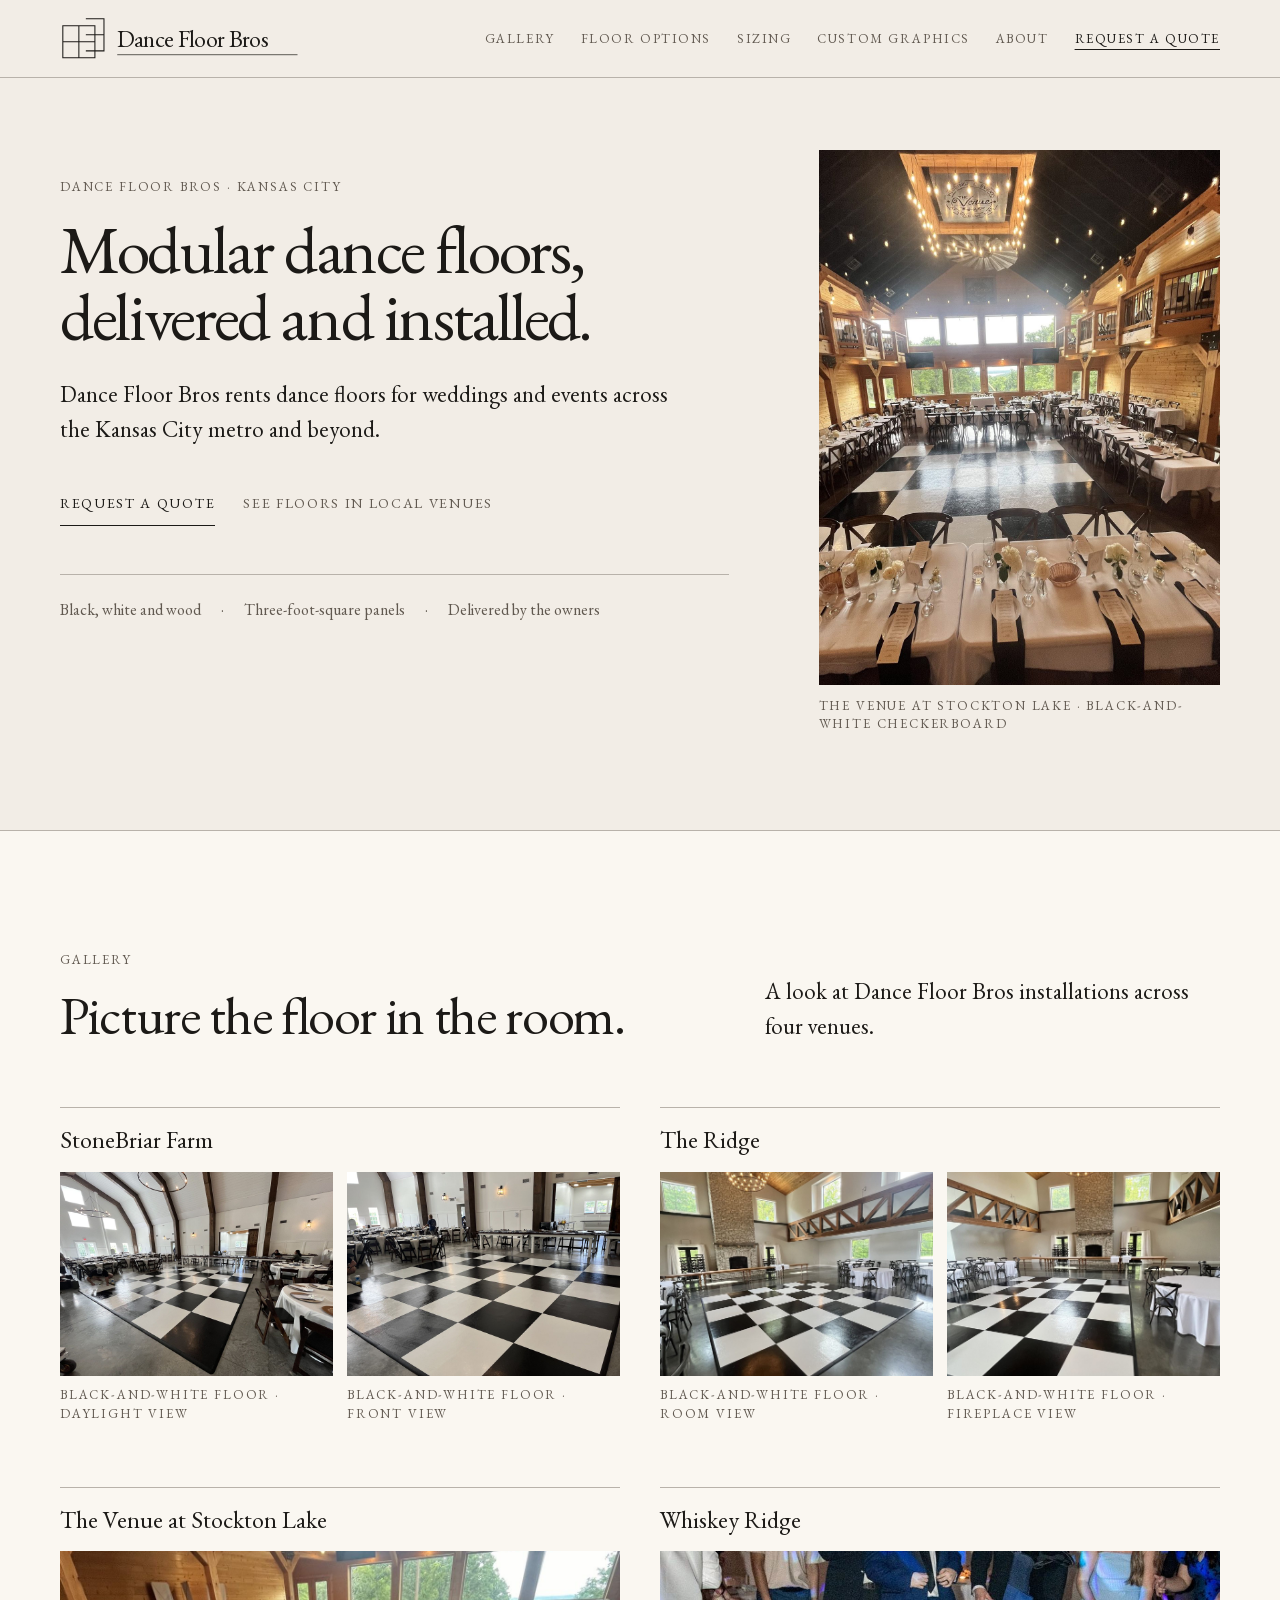
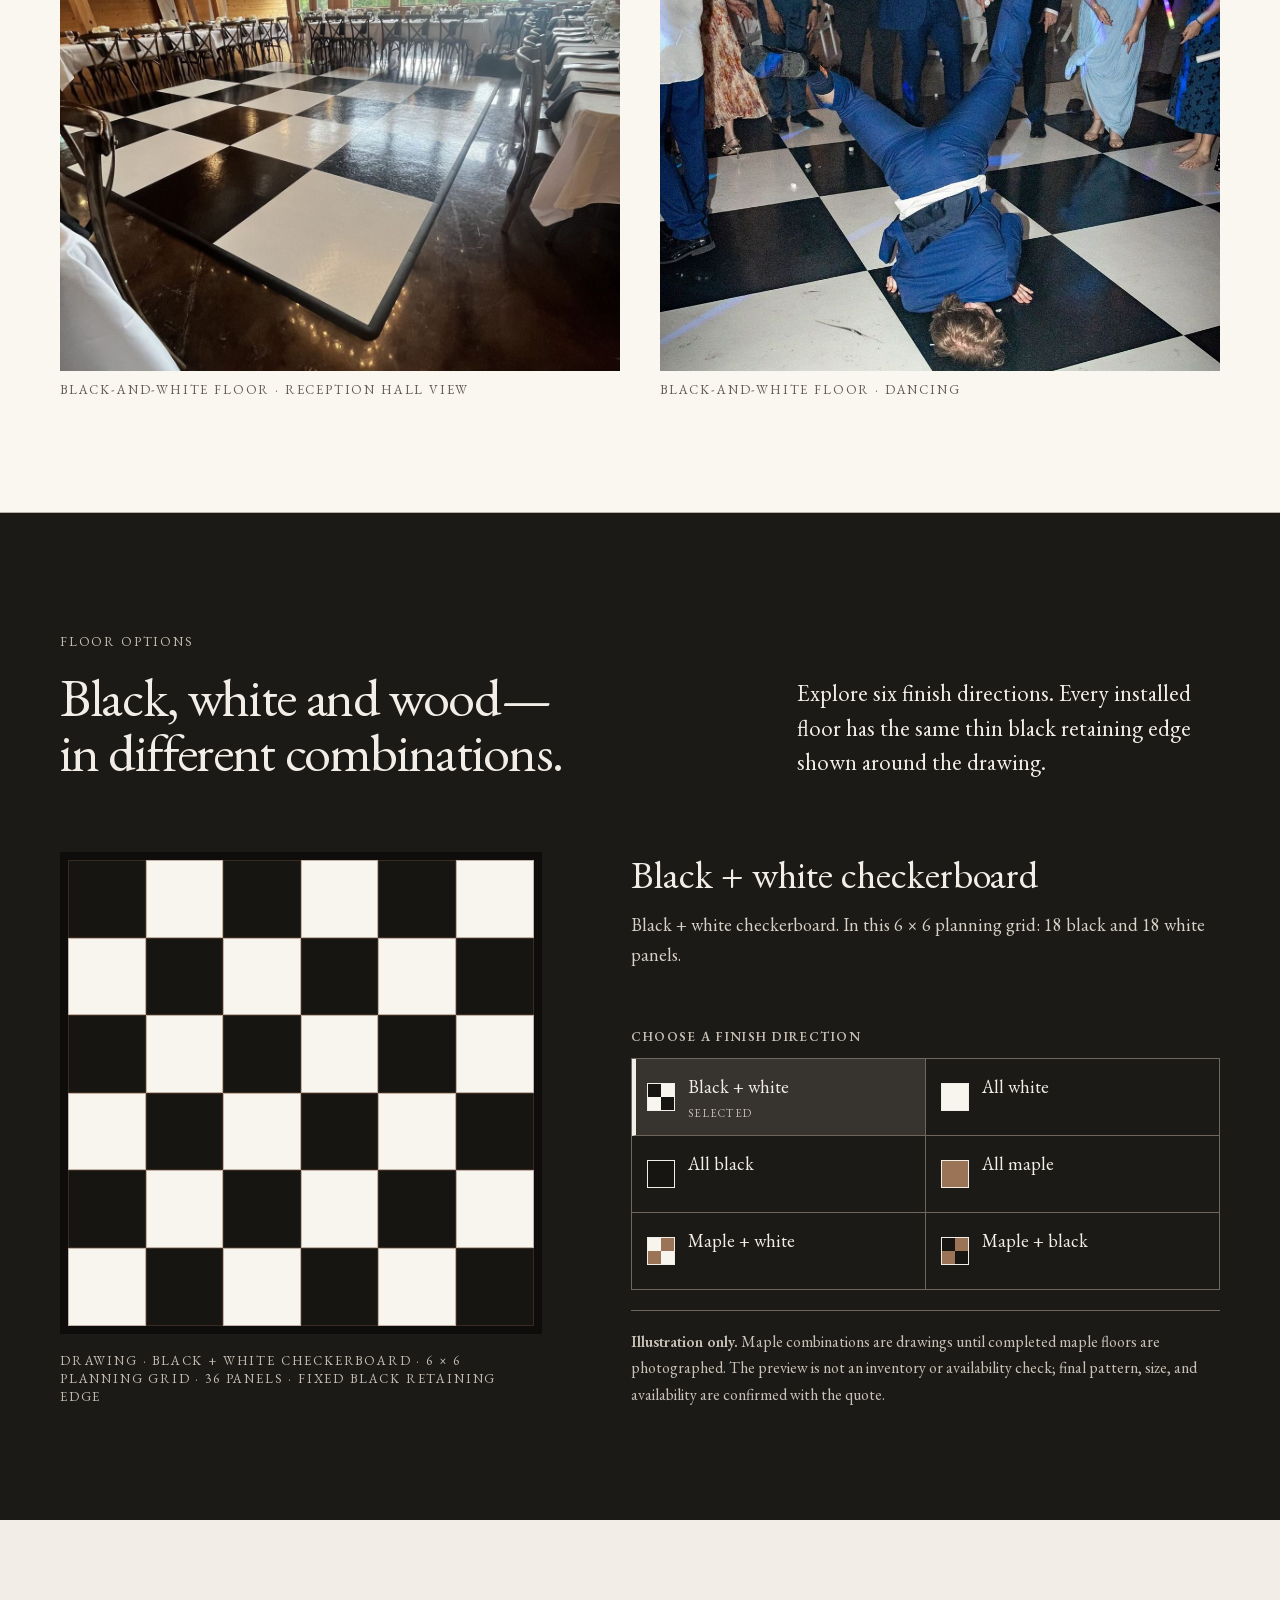
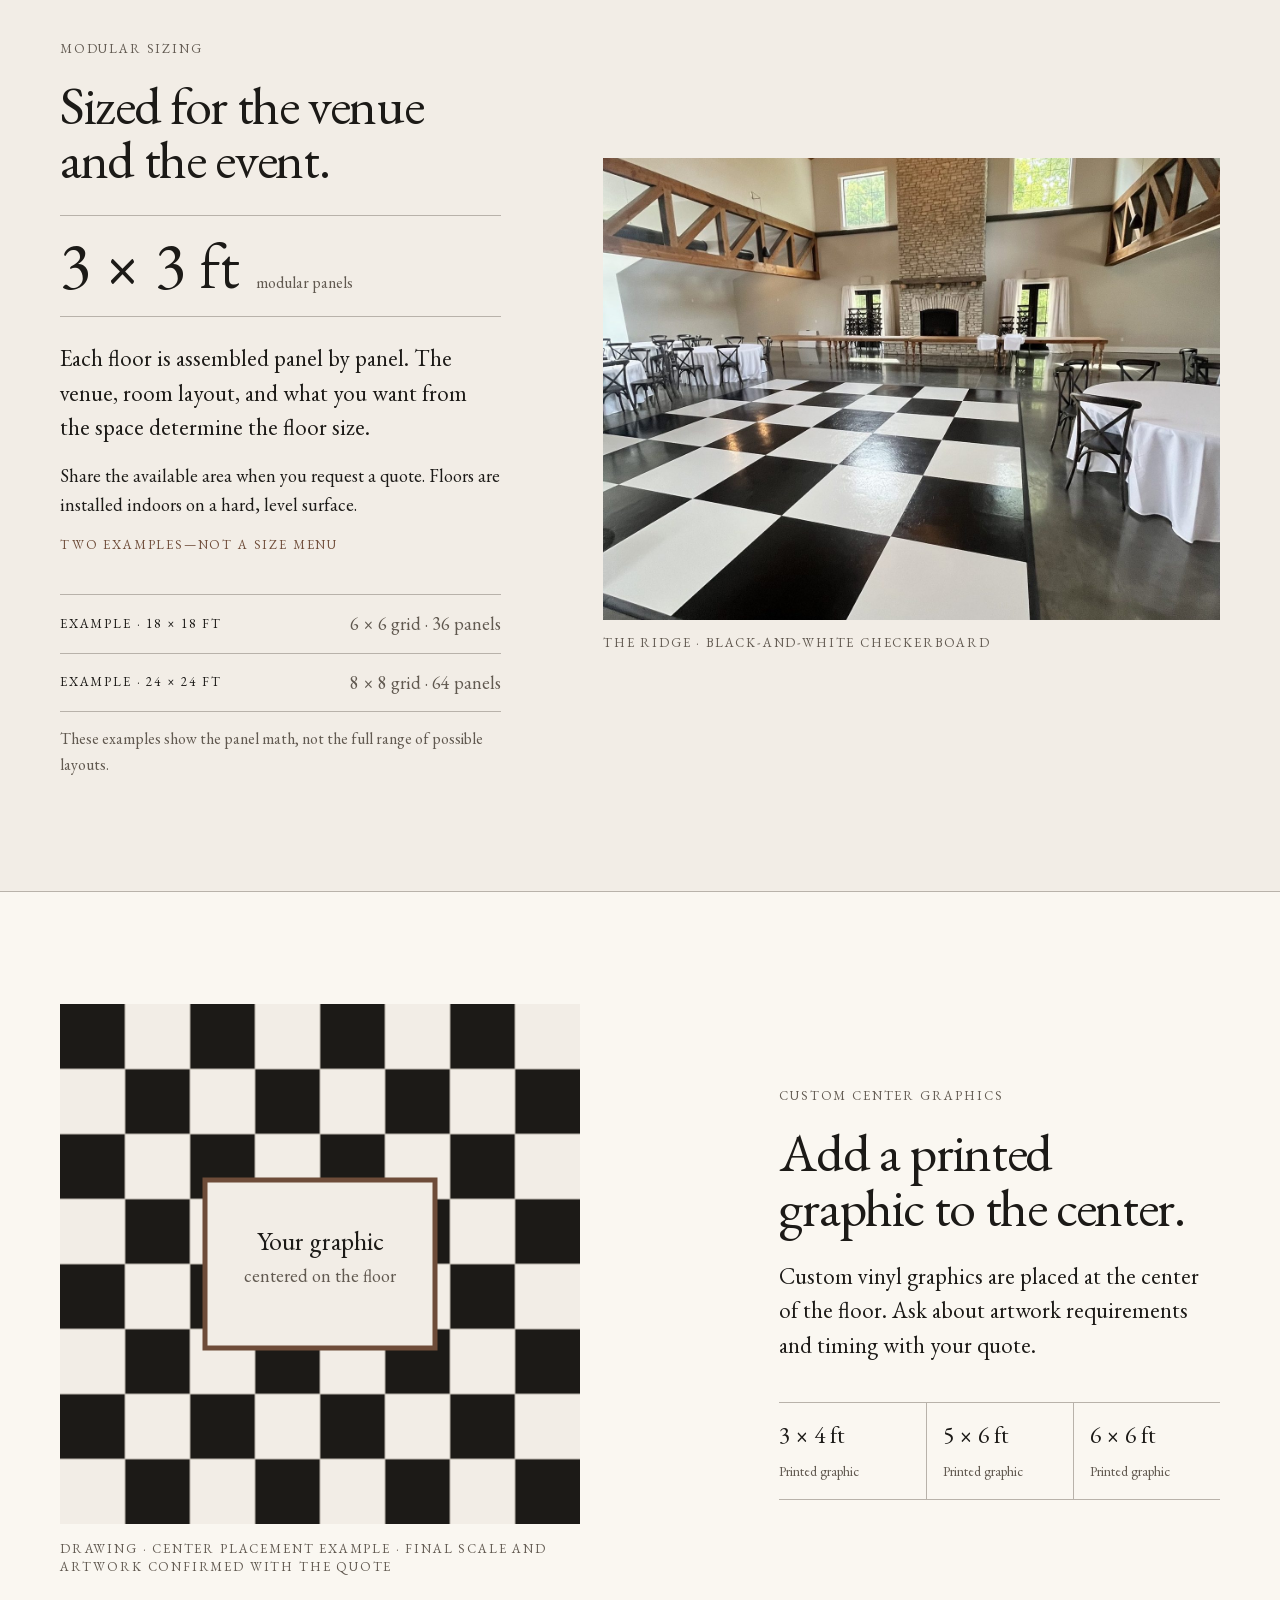
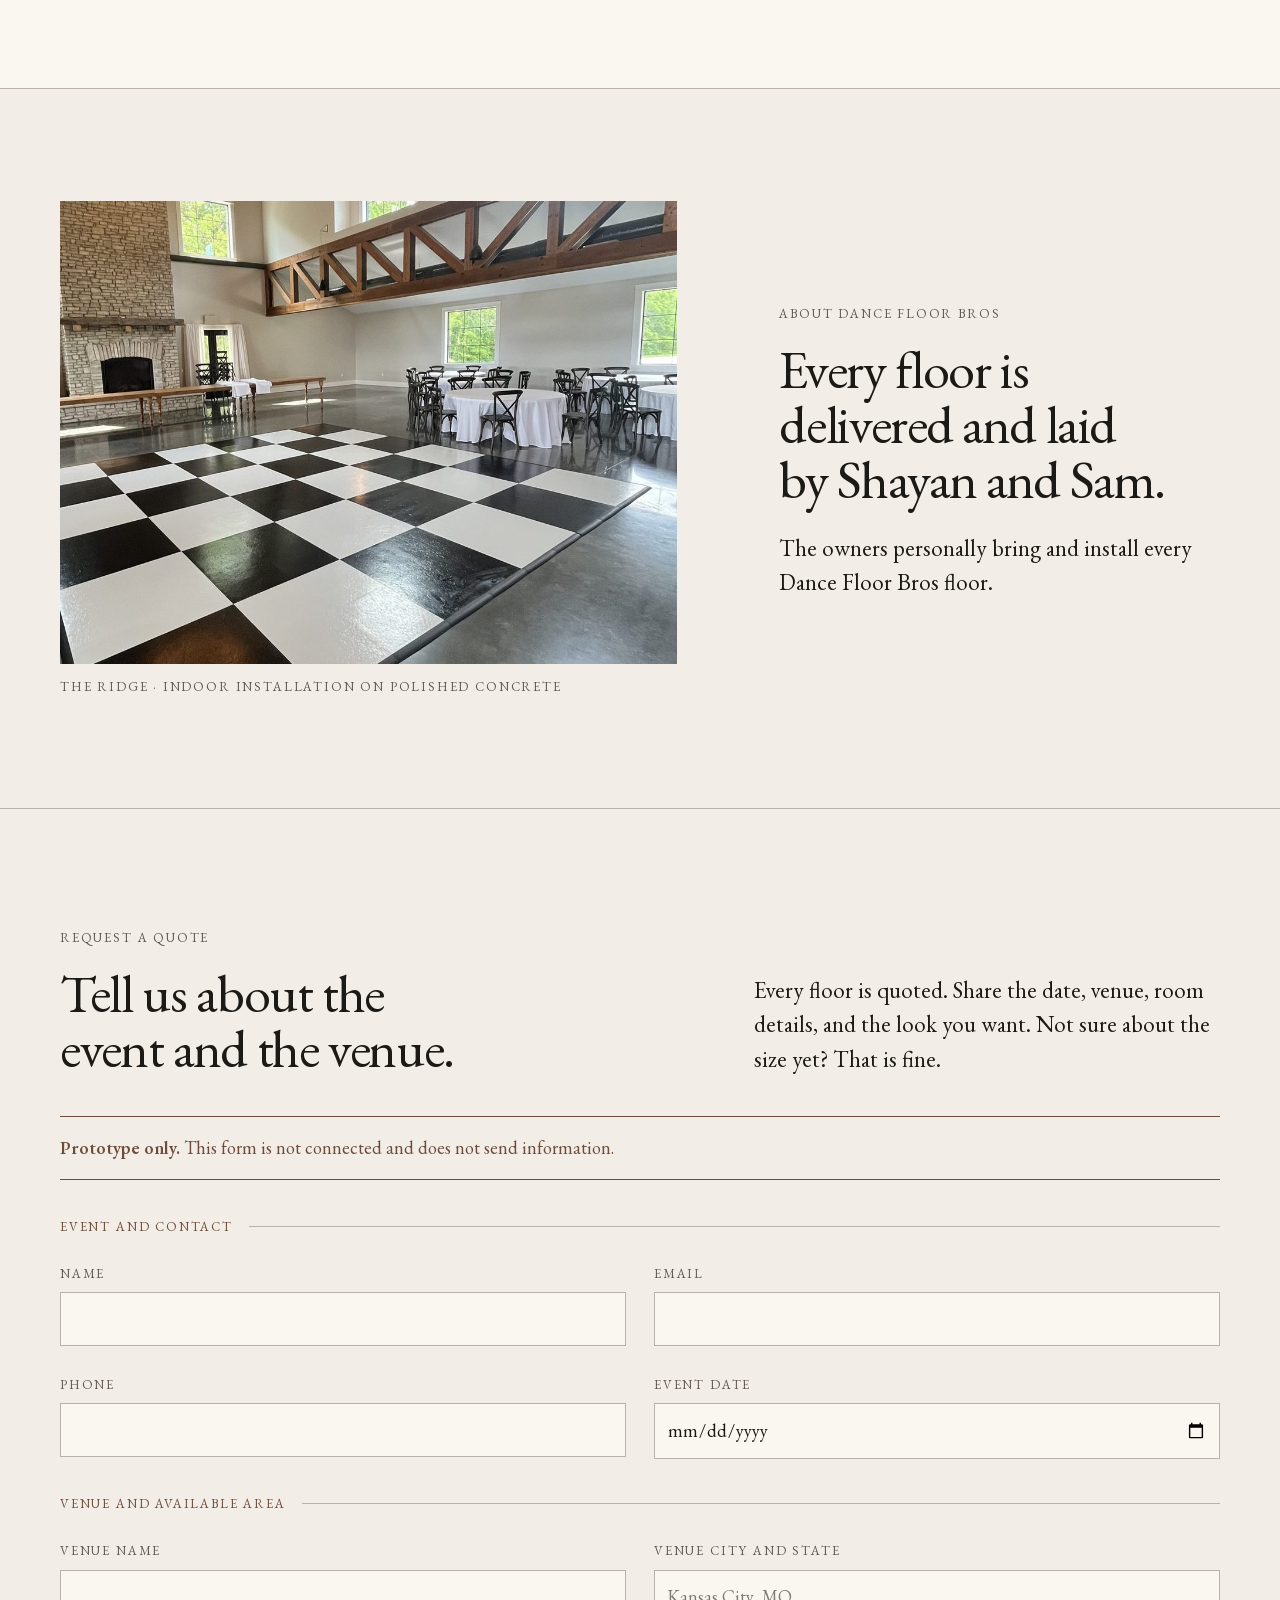
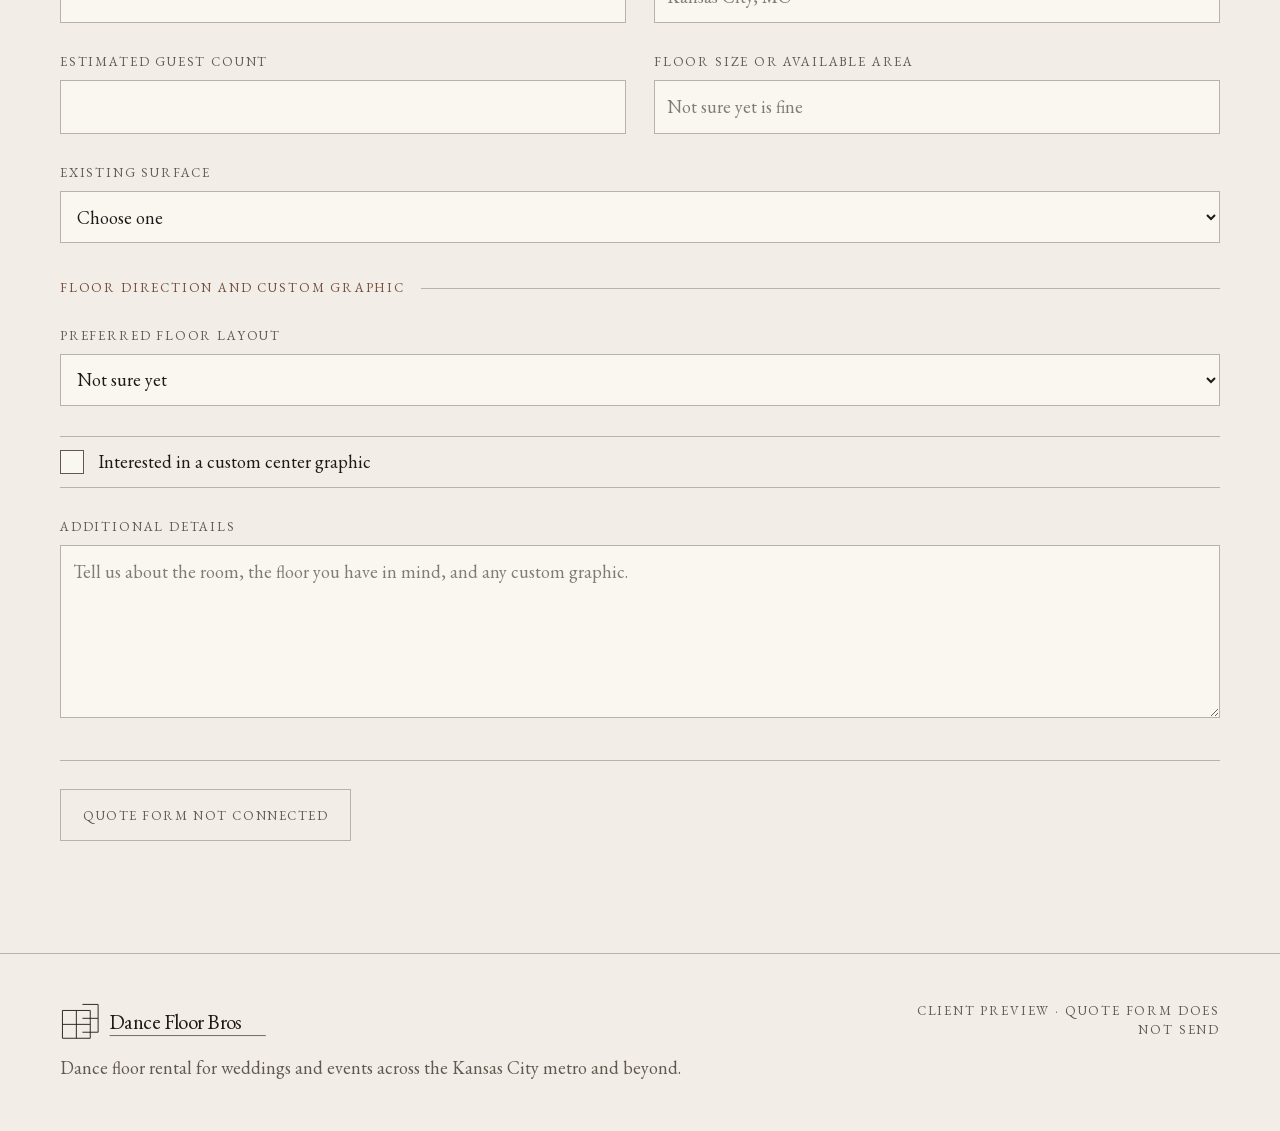
<file: index.html>
<!doctype html>
<html lang="en">
<head>
  <meta charset="utf-8">
  <meta name="viewport" content="width=device-width, initial-scale=1">
  <title>Dance Floor Bros — Modular dance floor rental in Kansas City</title>
  <meta name="description" content="Dance Floor Bros rents modular dance floors for weddings and events across the Kansas City metro and beyond, with delivery and installation by the owners.">
  <meta name="robots" content="noindex,nofollow">
  <link rel="icon" href="data:,">
  <link rel="stylesheet" href="assets/fonts/eb-garamond-embedded.css">
  <style>
    :root {
      --stone: #f2ede6;
      --basalt: #1c1a17;
      --slate: #615950;
      --clay: #6e4c39;
      --rule: #b8b2aa;
      --paper: #faf7f1;
      --wood: #9b7457;
      --section: 112px;
      --block: 40px;
      --pair: 16px;
      --content: 1160px;
      --measure: 650px;
      --page-pad: max(32px, calc((100vw - var(--content)) / 2));
    }

    *, *::before, *::after { box-sizing: border-box; }
    [hidden] { display: none !important; }
    html {
      background: var(--stone);
      scroll-behavior: smooth;
      scroll-padding-top: 96px;
    }
    body {
      min-width: 320px;
      margin: 0;
      background: var(--stone);
      color: var(--basalt);
      font-family: "EB Garamond", Garamond, Georgia, serif;
      font-size: 18px;
      font-weight: 400;
      line-height: 1.65;
      -webkit-font-smoothing: antialiased;
      text-rendering: optimizeLegibility;
    }

    img, svg { display: block; max-width: 100%; }
    a { color: inherit; }
    button, input, select, textarea { color: inherit; font: inherit; }
    :focus-visible { outline: 3px solid currentColor; outline-offset: 4px; }

    .skip-link {
      position: absolute;
      z-index: 200;
      top: 12px;
      left: -9999px;
      padding: 12px 16px;
      background: var(--basalt);
      color: var(--stone);
      text-decoration: none;
    }
    .skip-link:focus { left: 12px; }

    .wrap {
      width: min(calc(100% - 64px), var(--content));
      margin-inline: auto;
    }
    .measure { max-width: var(--measure); }
    .section { padding-block: var(--section); }
    .pair { margin-top: var(--pair); }
    .block { margin-top: var(--block); }

    h1, h2, h3, p, figure, ul, dl, dd { margin: 0; }
    h1, h2, h3 { font-weight: 400; text-wrap: balance; }
    h1 {
      max-width: 700px;
      font-size: clamp(48px, 5.3vw, 76px);
      letter-spacing: -0.035em;
      line-height: 0.98;
    }
    h2 {
      font-size: clamp(38px, 4.2vw, 60px);
      letter-spacing: -0.025em;
      line-height: 1.02;
    }
    h3 { font-size: 27px; line-height: 1.15; }
    p, li, dd { font-size: 18px; line-height: 1.65; }
    .lead { font-size: 23px; line-height: 1.5; }
    .eyebrow, .caption, label, dt, .button-label {
      color: var(--slate);
      font-size: 13px;
      font-weight: 400;
      letter-spacing: 0.14em;
      line-height: 1.4;
      text-transform: uppercase;
    }
    .caption { display: block; }
    .visually-hidden {
      position: absolute;
      width: 1px;
      height: 1px;
      padding: 0;
      margin: -1px;
      overflow: hidden;
      clip: rect(0, 0, 0, 0);
      white-space: nowrap;
      border: 0;
    }

    .site-header {
      position: sticky;
      z-index: 100;
      top: 0;
      min-height: 78px;
      border-bottom: 1px solid var(--rule);
      background: var(--stone);
    }
    .header-inner {
      min-height: 77px;
      display: flex;
      align-items: center;
      justify-content: space-between;
      gap: 32px;
    }
    .brand-lockup {
      width: 240px;
      min-width: 0;
      display: block;
      color: var(--basalt);
      text-decoration: none;
    }
    .brand-lockup svg { width: 100%; height: auto; }
    .primary-nav { min-width: 0; }
    .primary-nav ul {
      display: flex;
      align-items: center;
      gap: 26px;
      margin: 0;
      padding: 0;
      list-style: none;
    }
    .primary-nav a {
      min-height: 44px;
      display: inline-flex;
      align-items: center;
      color: var(--slate);
      font-size: 13px;
      letter-spacing: 0.12em;
      text-decoration: none;
      text-transform: uppercase;
    }
    .primary-nav a:hover { color: var(--basalt); }
    .primary-nav .quote-link {
      color: var(--basalt);
      text-decoration: underline;
      text-decoration-thickness: 1px;
      text-underline-offset: 6px;
    }

    .hero {
      min-height: 0;
      padding: 72px 0 96px;
    }
    .hero-inner {
      display: grid;
      grid-template-columns: minmax(0, 1.25fr) minmax(360px, 0.75fr);
      gap: clamp(48px, 7vw, 96px);
      align-items: start;
    }
    .hero-copy {
      display: flex;
      flex-direction: column;
      justify-content: flex-start;
      min-width: 0;
      padding: 28px 0 0;
    }
    .hero h1 { max-width: 620px; margin-top: 20px; }
    .hero .lead { max-width: 610px; margin-top: 28px; }
    .hero-actions {
      display: flex;
      flex-wrap: wrap;
      gap: 16px 28px;
      align-items: center;
      margin-top: 36px;
    }
    .text-link {
      min-height: 44px;
      display: inline-flex;
      align-items: center;
      border-bottom: 1px solid currentColor;
      font-size: 14px;
      letter-spacing: 0.12em;
      text-decoration: none;
      text-transform: uppercase;
    }
    .text-link--quiet { border-bottom-color: transparent; color: var(--slate); }
    .text-link--quiet:hover { border-bottom-color: currentColor; }
    .hero-facts {
      display: flex;
      flex-wrap: wrap;
      gap: 9px 20px;
      margin: 48px 0 0;
      padding: 22px 0 0;
      border-top: 1px solid var(--rule);
      list-style: none;
    }
    .hero-facts li { color: var(--slate); font-size: 16px; }
    .hero-facts li + li::before { content: "·"; margin-right: 20px; }
    .hero-photo {
      min-width: 0;
      display: grid;
      grid-template-rows: minmax(0, 1fr) auto;
      width: 100%;
      max-width: 470px;
      margin-left: auto;
      background: transparent;
      color: var(--basalt);
    }
    .hero-photo img {
      width: 100%;
      height: auto;
      min-height: 0;
      aspect-ratio: 3 / 4;
      object-fit: cover;
    }
    .hero-photo figcaption { padding: 12px 0 0; }
    .hero-photo .caption { color: var(--slate); }

    .gallery-section {
      border-block: 1px solid var(--rule);
      background: var(--paper);
    }
    .gallery-intro {
      display: grid;
      grid-template-columns: minmax(0, 1fr) minmax(300px, 0.72fr);
      gap: 72px;
      align-items: end;
    }
    .gallery-intro h2 { max-width: 760px; margin-top: var(--pair); }
    .gallery-intro .lead { max-width: 470px; }
    .gallery-grid {
      display: grid;
      grid-template-columns: repeat(2, minmax(0, 1fr));
      gap: 64px 40px;
      margin-top: 64px;
    }
    .venue-gallery {
      min-width: 0;
      padding-top: 18px;
      border-top: 1px solid var(--rule);
    }
    .venue-gallery h3 { font-size: 24px; }
    .venue-images {
      display: grid;
      grid-template-columns: repeat(2, minmax(0, 1fr));
      gap: 14px;
      margin-top: 18px;
    }
    .venue-images--single { grid-template-columns: 1fr; }
    .venue-images img {
      width: 100%;
      height: auto;
      aspect-ratio: 4 / 3;
      object-fit: cover;
    }
    .venue-images figcaption { margin-top: 10px; }
    .gallery-thumb {
      display: block;
      cursor: zoom-in;
    }
    @media (hover: hover) {
      .gallery-thumb:hover img { opacity: 0.9; }
    }

    .photo-dialog {
      width: min(94vw, 1100px);
      max-height: min(92vh, 900px);
      margin: auto;
      padding: 0;
      border: 1px solid var(--rule);
      border-radius: 0;
      background: var(--paper);
      color: var(--basalt);
    }
    .photo-dialog::backdrop { background: rgba(28, 26, 23, 0.82); }
    .photo-dialog[open] { display: flex; flex-direction: column; }
    .photo-dialog-header {
      flex: 0 0 auto;
      display: flex;
      flex-wrap: wrap;
      justify-content: space-between;
      align-items: center;
      gap: 8px;
      padding: 12px 12px 0;
    }
    .photo-dialog-header-right {
      display: flex;
      flex-wrap: wrap;
      gap: 8px;
    }
    .photo-dialog-nav,
    .photo-dialog-close {
      min-height: 44px;
      padding: 0 18px;
      border: 1px solid var(--rule);
      border-radius: 0;
      background: transparent;
      color: var(--basalt);
      cursor: pointer;
      font-size: 13px;
      letter-spacing: 0.12em;
      text-transform: uppercase;
    }
    @media (hover: hover) {
      .photo-dialog-nav:hover,
      .photo-dialog-close:hover { border-color: var(--basalt); }
    }
    .photo-dialog-figure {
      flex: 1;
      min-height: 0;
      display: flex;
      flex-direction: column;
      margin: 0;
      padding: 4px 24px 20px;
    }
    .photo-dialog-figure img {
      flex: 1;
      min-height: 0;
      width: auto;
      height: auto;
      max-width: 100%;
      max-height: 100%;
      object-fit: contain;
      margin: 0 auto;
    }
    .photo-dialog-figure figcaption { flex: 0 0 auto; padding-top: 12px; }
    .photo-dialog-figure .caption { color: var(--slate); }

    @media (max-width: 680px) {
      .photo-dialog-figure { padding: 4px 16px 16px; }
      .photo-dialog-header { padding: 10px 10px 0; }
    }

    .pattern-section {
      position: relative;
      overflow: hidden;
      background: var(--basalt);
      color: var(--stone);
    }
    .pattern-section .eyebrow, .pattern-section .caption { color: #c9c1b6; }
    .pattern-section__inner { position: relative; }
    .section-intro {
      display: grid;
      grid-template-columns: minmax(0, 1.1fr) minmax(280px, 0.7fr);
      gap: 72px;
      align-items: end;
    }
    .section-intro h2 { max-width: 700px; margin-top: var(--pair); }
    .section-intro .lead { max-width: 480px; }
    .pattern-workbench {
      display: grid;
      grid-template-columns: minmax(360px, 0.9fr) minmax(360px, 1.1fr);
      gap: clamp(48px, 7vw, 96px);
      align-items: start;
      margin-top: 72px;
    }
    .floor-preview { margin: 0; }
    .floor-grid {
      width: min(100%, 540px);
      display: grid;
      grid-template-columns: repeat(6, minmax(0, 1fr));
      aspect-ratio: 1;
      border: 8px solid #0e0d0b;
      background: var(--paper);
    }
    .floor-tile {
      position: relative;
      min-width: 0;
      border: 0.5px solid rgba(110, 76, 57, 0.4);
      background: #f7f3ec;
    }
    .floor-tile[data-finish="black"] { background: #171512; }
    .floor-tile[data-finish="white"] { background: #f8f5ef; }
    .floor-tile[data-finish="wood"] { background: var(--wood); }
    .floor-tile[data-finish="wood"]::before,
    .floor-tile[data-finish="wood"]::after {
      content: "";
      position: absolute;
      right: 8%;
      left: 8%;
      height: 1px;
      background: rgba(47, 31, 21, 0.38);
    }
    .floor-tile[data-finish="wood"]::before { top: 34%; }
    .floor-tile[data-finish="wood"]::after { top: 68%; }
    .floor-preview figcaption { max-width: 540px; margin-top: 18px; }
    .pattern-controls h3 { font-size: clamp(31px, 3vw, 42px); }
    .pattern-description { min-height: 88px; margin-top: 14px; color: #d7d0c6; }
    .pattern-interactive { margin-top: 30px; }
    .control-label {
      color: #c9c1b6;
      font-size: 13px;
      font-weight: 600;
      letter-spacing: 0.11em;
      line-height: 1.4;
      text-transform: uppercase;
    }
    .pattern-buttons {
      display: grid;
      grid-template-columns: repeat(2, minmax(0, 1fr));
      gap: 0;
      margin-top: 12px;
      border-top: 1px solid #6f675d;
      border-left: 1px solid #6f675d;
    }
    .pattern-button {
      min-height: 76px;
      display: grid;
      grid-template-columns: 28px minmax(0, 1fr);
      gap: 13px;
      align-items: center;
      padding: 13px 15px;
      border: 0;
      border-right: 1px solid #6f675d;
      border-bottom: 1px solid #6f675d;
      background: transparent;
      color: var(--stone);
      cursor: pointer;
      text-align: left;
    }
    .pattern-button:hover { background: rgba(242, 237, 230, 0.07); }
    .pattern-button:focus-visible { position: relative; z-index: 2; }
    .pattern-button[aria-pressed="true"] {
      background: rgba(242, 237, 230, 0.12);
      border-left: 4px solid var(--stone);
      padding-left: 11px;
    }
    .pattern-button-copy { min-width: 0; }
    .button-state {
      display: block;
      visibility: hidden;
      margin-top: 2px;
      color: #c9c1b6;
      font-size: 11px;
      letter-spacing: 0.11em;
      text-transform: uppercase;
    }
    .pattern-button[aria-pressed="true"] .button-state { visibility: visible; }
    .pattern-swatch {
      position: relative;
      width: 28px;
      height: 28px;
      border: 1px solid currentColor;
      background: #f8f5ef;
    }
    .pattern-swatch::before,
    .pattern-swatch::after {
      content: "";
      position: absolute;
      width: 50%;
      height: 50%;
      background: #171512;
    }
    .pattern-swatch::before { top: 0; left: 0; }
    .pattern-swatch::after { right: 0; bottom: 0; }
    .pattern-button[data-pattern="solid-black"] .pattern-swatch { background: #171512; }
    .pattern-button[data-pattern="solid-black"] .pattern-swatch::before,
    .pattern-button[data-pattern="solid-black"] .pattern-swatch::after,
    .pattern-button[data-pattern="solid-white"] .pattern-swatch::before,
    .pattern-button[data-pattern="solid-white"] .pattern-swatch::after { content: none; }
    .pattern-button[data-pattern="solid-white"] .pattern-swatch { background: #f8f5ef; }
    .pattern-button[data-pattern="solid-maple"] .pattern-swatch,
    .pattern-button[data-pattern="maple-white"] .pattern-swatch,
    .pattern-button[data-pattern="maple-black"] .pattern-swatch { background: var(--wood); }
    .pattern-button[data-pattern="solid-maple"] .pattern-swatch::before,
    .pattern-button[data-pattern="solid-maple"] .pattern-swatch::after { content: none; }
    .pattern-button[data-pattern="maple-white"] .pattern-swatch::before,
    .pattern-button[data-pattern="maple-white"] .pattern-swatch::after { background: #f8f5ef; }
    .pattern-button[data-pattern="maple-black"] .pattern-swatch::before,
    .pattern-button[data-pattern="maple-black"] .pattern-swatch::after { background: #171512; }
    .pattern-note {
      margin-top: 20px;
      padding-top: 18px;
      border-top: 1px solid #6f675d;
      color: #c9c1b6;
      font-size: 16px;
    }

    .sizing-grid, .graphic-grid, .about-grid {
      display: grid;
      gap: clamp(52px, 8vw, 104px);
      align-items: center;
    }
    .sizing-grid { grid-template-columns: minmax(320px, 5fr) minmax(0, 7fr); }
    .graphic-grid, .about-grid { grid-template-columns: minmax(0, 7fr) minmax(320px, 5fr); }
    .sizing-copy h2, .graphic-copy h2, .about-copy h2 { margin-top: var(--pair); }
    .sizing-copy .lead, .graphic-copy .lead, .about-copy .lead { margin-top: 24px; }
    .sizing-copy p + p, .graphic-copy p + p, .about-copy p + p { margin-top: var(--pair); }
    .reference-points {
      margin-top: var(--block);
      border-top: 1px solid var(--rule);
      font-variant-numeric: tabular-nums;
    }
    .reference-points > div {
      display: grid;
      grid-template-columns: 1fr auto;
      gap: 24px;
      align-items: center;
      padding-block: 16px;
      border-bottom: 1px solid var(--rule);
    }
    .reference-points dt, .reference-points dd { line-height: 1.4; }
    .reference-points dt { color: var(--basalt); }
    .reference-points dd { color: var(--slate); text-align: right; }
    .reference-note { margin-top: 14px; color: var(--slate); font-size: 16px; }
    .panel-datum {
      display: flex;
      gap: 16px;
      align-items: baseline;
      margin-top: 28px;
      padding-block: 18px;
      border-block: 1px solid var(--rule);
    }
    .panel-datum strong { font-size: clamp(40px, 5vw, 64px); font-weight: 400; line-height: 1; }
    .panel-datum span { color: var(--slate); font-size: 16px; }
    .example-label { margin-top: 30px; color: var(--clay); }
    .photo-block img { width: 100%; height: auto; aspect-ratio: 4 / 3; object-fit: cover; }
    .photo-block figcaption { margin-top: 14px; }

    .graphic-section { border-block: 1px solid var(--rule); background: var(--paper); }
    .graphic-diagram { margin: 0; }
    .graphic-diagram svg { width: min(100%, 520px); height: auto; }
    .graphic-diagram figcaption { max-width: 520px; margin-top: 16px; }
    .graphic-sizes {
      display: grid;
      grid-template-columns: repeat(3, minmax(0, 1fr));
      gap: 0;
      margin: var(--block) 0 0;
      padding: 0;
      border-block: 1px solid var(--rule);
      list-style: none;
      font-variant-numeric: tabular-nums;
    }
    .graphic-sizes li { padding: 14px 10px 14px 0; }
    .graphic-sizes li + li { padding-left: 16px; border-left: 1px solid var(--rule); }
    .graphic-sizes strong { display: block; font-size: 23px; font-weight: 400; }
    .graphic-sizes span { color: var(--slate); font-size: 14px; }

    .about-photo img { width: 100%; height: auto; aspect-ratio: 4 / 3; object-fit: cover; }
    .about-photo figcaption { margin-top: 14px; }

    .quote-section { border-top: 1px solid var(--rule); }
    .quote-intro {
      display: grid;
      grid-template-columns: minmax(0, 1fr) minmax(300px, 0.75fr);
      gap: 72px;
      align-items: end;
    }
    .quote-intro h2 { margin-top: var(--pair); }
    .prototype-note {
      padding: 16px 0;
      border-block: 1px solid var(--clay);
      color: var(--clay);
    }
    .quote-form { margin-top: 36px; }
    .quote-group {
      min-width: 0;
      margin: 0;
      padding: 28px 0 34px;
      border: 0;
      border-top: 1px solid var(--rule);
    }
    .quote-group:last-of-type { border-bottom: 1px solid var(--rule); }
    .quote-group legend {
      padding: 0 16px 0 0;
      color: var(--clay);
      font-size: 13px;
      letter-spacing: 0.14em;
      text-transform: uppercase;
    }
    .quote-group-grid {
      display: grid;
      grid-template-columns: repeat(2, minmax(0, 1fr));
      gap: 30px 28px;
    }
    .field label { display: block; }
    .field input, .field select, .field textarea {
      width: 100%;
      min-height: 52px;
      margin-top: 9px;
      padding: 11px 12px;
      border: 1px solid var(--rule);
      border-radius: 0;
      background: var(--paper);
      font-size: 18px;
    }
    @media (hover: hover) {
      .field input:hover, .field select:hover, .field textarea:hover {
        border-color: var(--slate);
      }
    }
    .field input:focus-visible, .field select:focus-visible, .field textarea:focus-visible {
      border-color: var(--basalt);
      outline: 2px solid var(--basalt);
      outline-offset: -2px;
    }
    .field:focus-within label { color: var(--basalt); }
    .field input::placeholder, .field textarea::placeholder {
      color: var(--slate);
      opacity: 0.78;
    }
    .field textarea { min-height: 132px; resize: vertical; }
    .field--wide { grid-column: 1 / -1; }
    .check-field {
      min-height: 52px;
      display: flex;
      align-items: center;
      grid-column: 1 / -1;
      padding: 12px 0;
      border-block: 1px solid var(--rule);
    }
    .check-field label {
      display: flex;
      align-items: center;
      gap: 14px;
      color: var(--basalt);
      cursor: pointer;
      font-size: 18px;
      letter-spacing: 0;
      line-height: 1.45;
      text-transform: none;
    }
    .check-field input {
      width: 24px;
      height: 24px;
      flex: 0 0 auto;
      margin: 0;
      appearance: none;
      border: 1px solid var(--slate);
      border-radius: 0;
      background-color: var(--paper);
      background-position: center;
      background-repeat: no-repeat;
      background-size: 14px 12px;
      cursor: pointer;
    }
    @media (hover: hover) {
      .check-field label:hover input { border-color: var(--basalt); }
    }
    .check-field input:checked {
      border-color: var(--basalt);
      background-color: var(--basalt);
      background-image: url("data:image/svg+xml,%3Csvg xmlns='http://www.w3.org/2000/svg' viewBox='0 0 14 12'%3E%3Cpath d='M1.5 6.2 5 9.7 12.5 2.3' fill='none' stroke='%23f2ede6' stroke-width='1.7' stroke-linecap='square' stroke-linejoin='miter'/%3E%3C/svg%3E");
    }
    .check-field input:focus-visible {
      border-color: var(--basalt);
      outline: 2px solid var(--basalt);
      outline-offset: -2px;
    }
    .check-field input:checked:focus-visible { outline-color: var(--paper); }
    .check-field input:focus-visible + .check-label {
      text-decoration: underline;
      text-decoration-thickness: 1px;
      text-underline-offset: 5px;
    }
    .prototype-button {
      min-height: 52px;
      padding: 0 22px;
      border: 1px solid var(--rule);
      border-radius: 0;
      background: transparent;
      color: var(--slate);
      cursor: not-allowed;
      font-size: 13px;
      letter-spacing: 0.12em;
      text-transform: uppercase;
    }
    .quote-action { margin-top: 28px; }

    .site-footer {
      padding-block: 48px;
      border-top: 1px solid var(--rule);
    }
    .footer-inner {
      display: flex;
      align-items: flex-start;
      justify-content: space-between;
      gap: 40px;
    }
    .site-footer .brand-lockup { width: 208px; }
    .footer-copy p { margin-top: 12px; color: var(--slate); }
    .footer-note { max-width: 340px; text-align: right; }

    @media (max-width: 1040px) {
      :root { --page-pad: 32px; }
      .hero-inner { grid-template-columns: minmax(0, 1.08fr) minmax(360px, 0.92fr); gap: 48px; }
      .primary-nav ul { gap: 15px; }
      .primary-nav a { letter-spacing: 0.08em; }
      .section-intro { gap: 48px; }
      .pattern-workbench { gap: 48px; }
    }

    @media (max-width: 840px) {
      html { scroll-padding-top: 116px; }
      .site-header { min-height: 0; }
      .header-inner {
        display: grid;
        grid-template-columns: minmax(0, 1fr);
        gap: 2px;
        padding-top: 10px;
      }
      .primary-nav {
        width: 100%;
        overflow-x: auto;
        overscroll-behavior-inline: contain;
        scrollbar-width: thin;
      }
      .primary-nav ul { width: max-content; gap: 24px; }
      .primary-nav a { min-height: 50px; }
      .primary-nav a:focus-visible { outline-offset: -3px; }
      .hero { padding: 56px 0 72px; }
      .hero-inner { grid-template-columns: 1fr; gap: 44px; }
      .hero-copy { padding: 0; }
      .hero-photo { max-width: none; margin-left: 0; }
      .hero-photo img { aspect-ratio: 4 / 3; }
      .gallery-intro, .section-intro, .quote-intro { grid-template-columns: 1fr; gap: 24px; }
      .pattern-workbench { grid-template-columns: 1fr; }
      .floor-grid { margin-inline: auto; }
      .floor-preview figcaption { margin-inline: auto; }
      .sizing-grid, .graphic-grid, .about-grid { gap: 48px; }
    }

    @media (max-width: 680px) {
      :root { --section: 78px; --block: 32px; --page-pad: 24px; }
      html { scroll-behavior: auto; }
      .wrap { width: min(calc(100% - 48px), var(--content)); }
      .brand-lockup { width: clamp(174px, 56vw, 214px); }
      .hero { padding: 42px 0 62px; }
      .hero h1 { margin-top: 16px; }
      .hero .lead { margin-top: 22px; }
      .hero-facts { display: grid; gap: 5px; margin-top: 36px; }
      .hero-facts li + li::before { content: none; }
      .hero-photo img { aspect-ratio: 4 / 3; }
      .gallery-grid { grid-template-columns: 1fr; gap: 52px; margin-top: 48px; }
      .section-intro { gap: 20px; }
      .pattern-workbench { margin-top: 48px; }
      .pattern-buttons { grid-template-columns: 1fr; }
      .pattern-button { min-height: 68px; }
      .sizing-grid, .graphic-grid, .about-grid { grid-template-columns: 1fr; gap: 40px; }
      .sizing-grid .photo-block, .about-grid .about-photo { order: -1; }
      .graphic-sizes { grid-template-columns: 1fr; }
      .graphic-sizes li { padding: 13px 0; }
      .graphic-sizes li + li { padding-left: 0; border-left: 0; border-top: 1px solid var(--rule); }
      .quote-group-grid { grid-template-columns: 1fr; }
      .field--wide { grid-column: auto; }
      .footer-inner { display: grid; }
      .footer-note { text-align: left; }
    }

    @media (max-width: 380px) {
      .header-inner { gap: 12px; }
      .brand-lockup { width: 176px; }
      .primary-nav ul { gap: 20px; }
    }

    @media (max-width: 520px) {
      .venue-images { grid-template-columns: 1fr; }
    }

    @media (prefers-reduced-motion: reduce) {
      html { scroll-behavior: auto; }
    }

    @media (forced-colors: active) {
      .site-header, .hero-facts, .gallery-section, .venue-gallery,
      .pattern-buttons, .pattern-button, .pattern-note,
      .reference-points, .reference-points > div, .graphic-section, .graphic-sizes,
      .graphic-sizes li, .quote-section, .quote-group, .prototype-note,
      .site-footer, .field input, .field select, .field textarea { border-color: CanvasText; }
      .floor-tile { forced-color-adjust: none; }
      .pattern-button[aria-pressed="true"] { outline: 2px solid CanvasText; outline-offset: -5px; }
      .field input:focus-visible, .field select:focus-visible, .field textarea:focus-visible {
        border-color: Highlight;
        outline-color: Highlight;
      }
      .check-field input {
        appearance: auto;
        border: 0;
        background: Canvas;
        accent-color: Highlight;
      }
      .check-field input:focus-visible {
        outline: 2px solid Highlight;
        outline-offset: 2px;
      }
    }
  </style>
</head>
<body>
  <a class="skip-link" href="#main">Skip to content</a>

  <header class="site-header" id="top">
    <div class="wrap header-inner">
      <a class="brand-lockup" data-logo="plan-pair" href="#top" aria-label="Dance Floor Bros — home">
        <svg viewBox="16 16 688 128" aria-hidden="true" focusable="false">
          <g fill="none" stroke="currentColor" stroke-width="3">
            <path d="M24 44H116V136H24Z M70 44V136 M24 90H116"/>
            <path d="M90 24H142V116H90 M90 70H142"/>
          </g>
          <text x="178" y="104" fill="currentColor" font-family="EB Garamond, Georgia, serif" font-size="68" letter-spacing="-1.9">Dance Floor Bros</text>
          <path d="M180 127H697" fill="none" stroke="currentColor" stroke-width="2"/>
        </svg>
      </a>
      <nav class="primary-nav" aria-label="Page sections">
        <ul>
          <li><a href="#gallery">Gallery</a></li>
          <li><a href="#layouts">Floor options</a></li>
          <li><a href="#sizing">Sizing</a></li>
          <li><a href="#graphics">Custom graphics</a></li>
          <li><a href="#about">About</a></li>
          <li><a class="quote-link" href="#quote">Request a quote</a></li>
        </ul>
      </nav>
    </div>
  </header>

  <main id="main">
    <section class="hero" aria-labelledby="hero-title">
      <div class="wrap hero-inner">
        <div class="hero-copy">
          <span class="eyebrow">Dance Floor Bros · Kansas City</span>
          <h1 id="hero-title">Modular dance floors, delivered and installed.</h1>
          <p class="lead">Dance Floor Bros rents dance floors for weddings and events across the Kansas City metro and beyond.</p>
          <div class="hero-actions">
            <a class="text-link" href="#quote">Request a quote</a>
            <a class="text-link text-link--quiet" href="#gallery">See floors in local venues</a>
          </div>
          <ul class="hero-facts" aria-label="Service overview">
            <li>Black, white and wood</li>
            <li>Three-foot-square panels</li>
            <li>Delivered by the owners</li>
          </ul>
        </div>
        <figure class="hero-photo">
          <img src="img/hero.jpg" width="600" height="800" fetchpriority="high"
               alt="A timber reception hall at The Venue at Stockton Lake, with long tables in white linen, string lights overhead, and a black-and-white checkerboard dance floor through the center of the room.">
          <figcaption><span class="caption">The Venue at Stockton Lake · Black-and-white checkerboard</span></figcaption>
        </figure>
      </div>
    </section>

    <section class="section gallery-section" id="gallery" aria-labelledby="gallery-title">
      <div class="wrap">
        <div class="gallery-intro">
          <div>
            <span class="eyebrow">Gallery</span>
            <h2 id="gallery-title">Picture the floor in the room.</h2>
          </div>
          <p class="lead">A look at Dance Floor Bros installations across four venues.</p>
        </div>

        <div class="gallery-grid">
          <article class="venue-gallery">
            <h3>StoneBriar Farm</h3>
            <div class="venue-images">
              <figure>
                <a class="gallery-thumb" href="img/sb-wide-daylight.jpg" data-venue="StoneBriar Farm">
                  <img src="img/sb-wide-daylight.jpg" width="1600" height="1200" loading="lazy" decoding="async"
                       alt="A black-and-white checkerboard dance floor centered in the bright timber reception room at StoneBriar Farm.">
                  <span class="visually-hidden"> — View full photo</span>
                </a>
                <figcaption><span class="caption">Black-and-white floor · Daylight view</span></figcaption>
              </figure>
              <figure>
                <a class="gallery-thumb" href="img/sb-floor-front.jpg" data-venue="StoneBriar Farm">
                  <img src="img/sb-floor-front.jpg" width="1600" height="1200" loading="lazy" decoding="async"
                       alt="A front view of the black-and-white checkerboard dance floor inside StoneBriar Farm.">
                  <span class="visually-hidden"> — View full photo</span>
                </a>
                <figcaption><span class="caption">Black-and-white floor · Front view</span></figcaption>
              </figure>
            </div>
          </article>

          <article class="venue-gallery">
            <h3>The Ridge</h3>
            <div class="venue-images">
              <figure>
                <a class="gallery-thumb" href="img/ridge-floor-hero.jpg" data-venue="The Ridge">
                  <img src="img/ridge-floor-hero.jpg" width="1200" height="1600" loading="lazy" decoding="async"
                       alt="A black-and-white checkerboard dance floor beneath timber roof trusses and a ring chandelier at The Ridge.">
                  <span class="visually-hidden"> — View full photo</span>
                </a>
                <figcaption><span class="caption">Black-and-white floor · Room view</span></figcaption>
              </figure>
              <figure>
                <a class="gallery-thumb" href="img/ridge-floor-angle.jpg" data-venue="The Ridge">
                  <img src="img/ridge-floor-angle.jpg" width="1200" height="1600" loading="lazy" decoding="async"
                       alt="An angled view across the black-and-white checkerboard dance floor toward the stone fireplace at The Ridge.">
                  <span class="visually-hidden"> — View full photo</span>
                </a>
                <figcaption><span class="caption">Black-and-white floor · Fireplace view</span></figcaption>
              </figure>
            </div>
          </article>

          <article class="venue-gallery">
            <h3>The Venue at Stockton Lake</h3>
            <div class="venue-images venue-images--single">
              <figure>
                <a class="gallery-thumb" href="img/stockton-floor.jpg" data-venue="The Venue at Stockton Lake">
                  <img src="img/stockton-floor.jpg" width="1200" height="1600" loading="lazy" decoding="async"
                       alt="A black-and-white checkerboard dance floor running through the timber reception hall at The Venue at Stockton Lake.">
                  <span class="visually-hidden"> — View full photo</span>
                </a>
                <figcaption><span class="caption">Black-and-white floor · Reception hall view</span></figcaption>
              </figure>
            </div>
          </article>

          <article class="venue-gallery">
            <h3>Whiskey Ridge</h3>
            <div class="venue-images venue-images--single">
              <figure>
                <a class="gallery-thumb" href="img/wr-dancing-floor.jpg" data-venue="Whiskey Ridge">
                  <img src="img/wr-dancing-floor.jpg" width="1066" height="1600" loading="lazy" decoding="async"
                       alt="Guests dancing on a black-and-white checkerboard dance floor under colored reception lighting at Whiskey Ridge.">
                  <span class="visually-hidden"> — View full photo</span>
                </a>
                <figcaption><span class="caption">Black-and-white floor · Dancing</span></figcaption>
              </figure>
            </div>
          </article>
        </div>
      </div>
    </section>

    <section class="section pattern-section" id="layouts" aria-labelledby="layouts-title">
      <div class="wrap pattern-section__inner">
        <div class="section-intro">
          <div>
            <span class="eyebrow">Floor options</span>
            <h2 id="layouts-title">Black, white and wood—in different combinations.</h2>
          </div>
          <p class="lead">Explore six finish directions. Every installed floor has the same thin black retaining edge shown around the drawing.</p>
        </div>

        <div class="pattern-workbench">
          <figure class="floor-preview">
            <div class="floor-grid" id="floor-grid" role="img" aria-label="Six-by-six floor drawing with 18 black panels, 18 white panels, and a fixed black retaining edge">
              <span class="floor-tile" data-finish="black" aria-hidden="true"></span>
              <span class="floor-tile" data-finish="white" aria-hidden="true"></span>
              <span class="floor-tile" data-finish="black" aria-hidden="true"></span>
              <span class="floor-tile" data-finish="white" aria-hidden="true"></span>
              <span class="floor-tile" data-finish="black" aria-hidden="true"></span>
              <span class="floor-tile" data-finish="white" aria-hidden="true"></span>
              <span class="floor-tile" data-finish="white" aria-hidden="true"></span>
              <span class="floor-tile" data-finish="black" aria-hidden="true"></span>
              <span class="floor-tile" data-finish="white" aria-hidden="true"></span>
              <span class="floor-tile" data-finish="black" aria-hidden="true"></span>
              <span class="floor-tile" data-finish="white" aria-hidden="true"></span>
              <span class="floor-tile" data-finish="black" aria-hidden="true"></span>
              <span class="floor-tile" data-finish="black" aria-hidden="true"></span>
              <span class="floor-tile" data-finish="white" aria-hidden="true"></span>
              <span class="floor-tile" data-finish="black" aria-hidden="true"></span>
              <span class="floor-tile" data-finish="white" aria-hidden="true"></span>
              <span class="floor-tile" data-finish="black" aria-hidden="true"></span>
              <span class="floor-tile" data-finish="white" aria-hidden="true"></span>
              <span class="floor-tile" data-finish="white" aria-hidden="true"></span>
              <span class="floor-tile" data-finish="black" aria-hidden="true"></span>
              <span class="floor-tile" data-finish="white" aria-hidden="true"></span>
              <span class="floor-tile" data-finish="black" aria-hidden="true"></span>
              <span class="floor-tile" data-finish="white" aria-hidden="true"></span>
              <span class="floor-tile" data-finish="black" aria-hidden="true"></span>
              <span class="floor-tile" data-finish="black" aria-hidden="true"></span>
              <span class="floor-tile" data-finish="white" aria-hidden="true"></span>
              <span class="floor-tile" data-finish="black" aria-hidden="true"></span>
              <span class="floor-tile" data-finish="white" aria-hidden="true"></span>
              <span class="floor-tile" data-finish="black" aria-hidden="true"></span>
              <span class="floor-tile" data-finish="white" aria-hidden="true"></span>
              <span class="floor-tile" data-finish="white" aria-hidden="true"></span>
              <span class="floor-tile" data-finish="black" aria-hidden="true"></span>
              <span class="floor-tile" data-finish="white" aria-hidden="true"></span>
              <span class="floor-tile" data-finish="black" aria-hidden="true"></span>
              <span class="floor-tile" data-finish="white" aria-hidden="true"></span>
              <span class="floor-tile" data-finish="black" aria-hidden="true"></span>
            </div>
            <figcaption class="caption" id="pattern-caption">Drawing · Black + white checkerboard · 6 × 6 planning grid · 36 panels · Fixed black retaining edge</figcaption>
          </figure>

          <div class="pattern-controls">
            <h3 id="pattern-name">Black + white checkerboard</h3>
            <p class="pattern-description" id="pattern-description">Black + white checkerboard. In this 6 × 6 planning grid: 18 black and 18 white panels.</p>
            <p class="visually-hidden" id="pattern-status" role="status" aria-live="polite" aria-atomic="true"></p>

            <div class="pattern-interactive" id="pattern-interactive" hidden>
              <p class="control-label">Choose a finish direction</p>
              <div class="pattern-buttons" role="group" aria-label="Floor finish examples">
                <button class="pattern-button" type="button" data-pattern="black-white" aria-pressed="true">
                  <span class="pattern-swatch" aria-hidden="true"></span>
                  <span class="pattern-button-copy"><span>Black + white</span><span class="button-state" aria-hidden="true">Selected</span></span>
                </button>
                <button class="pattern-button" type="button" data-pattern="solid-white" aria-pressed="false">
                  <span class="pattern-swatch" aria-hidden="true"></span>
                  <span class="pattern-button-copy"><span>All white</span><span class="button-state" aria-hidden="true">Selected</span></span>
                </button>
                <button class="pattern-button" type="button" data-pattern="solid-black" aria-pressed="false">
                  <span class="pattern-swatch" aria-hidden="true"></span>
                  <span class="pattern-button-copy"><span>All black</span><span class="button-state" aria-hidden="true">Selected</span></span>
                </button>
                <button class="pattern-button" type="button" data-pattern="solid-maple" aria-pressed="false">
                  <span class="pattern-swatch" aria-hidden="true"></span>
                  <span class="pattern-button-copy"><span>All maple</span><span class="button-state" aria-hidden="true">Selected</span></span>
                </button>
                <button class="pattern-button" type="button" data-pattern="maple-white" aria-pressed="false">
                  <span class="pattern-swatch" aria-hidden="true"></span>
                  <span class="pattern-button-copy"><span>Maple + white</span><span class="button-state" aria-hidden="true">Selected</span></span>
                </button>
                <button class="pattern-button" type="button" data-pattern="maple-black" aria-pressed="false">
                  <span class="pattern-swatch" aria-hidden="true"></span>
                  <span class="pattern-button-copy"><span>Maple + black</span><span class="button-state" aria-hidden="true">Selected</span></span>
                </button>
              </div>
            </div>
            <p class="pattern-note"><strong>Illustration only.</strong> Maple combinations are drawings until completed maple floors are photographed. The preview is not an inventory or availability check; final pattern, size, and availability are confirmed with the quote.</p>
            <noscript><p class="pattern-note">The default checkerboard drawing remains visible, but the combination controls require JavaScript.</p></noscript>
          </div>
        </div>
      </div>
    </section>

    <section class="section" id="sizing" aria-labelledby="sizing-title">
      <div class="wrap sizing-grid">
        <div class="sizing-copy">
          <span class="eyebrow">Modular sizing</span>
          <h2 id="sizing-title">Sized for the venue and the event.</h2>
          <div class="panel-datum"><strong>3 × 3 ft</strong><span>modular panels</span></div>
          <p class="lead">Each floor is assembled panel by panel. The venue, room layout, and what you want from the space determine the floor size.</p>
          <p>Share the available area when you request a quote. Floors are installed indoors on a hard, level surface.</p>
          <p class="eyebrow example-label">Two examples—not a size menu</p>
          <dl class="reference-points" aria-label="Example floor layouts">
            <div><dt>Example · 18 × 18 ft</dt><dd>6 × 6 grid · 36 panels</dd></div>
            <div><dt>Example · 24 × 24 ft</dt><dd>8 × 8 grid · 64 panels</dd></div>
          </dl>
          <p class="reference-note">These examples show the panel math, not the full range of possible layouts.</p>
        </div>
        <figure class="photo-block">
          <picture>
            <source media="(max-width: 760px)" srcset="img/floor-m.jpg">
            <img src="img/floor.jpg" width="1440" height="1500" loading="lazy" decoding="async"
                 alt="A black-and-white checkerboard dance floor at The Ridge, laid beneath a ring chandelier with a stone fireplace and timber roof trusses beyond it.">
          </picture>
          <figcaption><span class="caption">The Ridge · Black-and-white checkerboard</span></figcaption>
        </figure>
      </div>
    </section>

    <section class="section graphic-section" id="graphics" aria-labelledby="graphics-title">
      <div class="wrap graphic-grid">
        <figure class="graphic-diagram">
          <svg viewBox="0 0 520 520" role="img" aria-labelledby="graphic-diagram-title graphic-diagram-desc">
            <title id="graphic-diagram-title">Illustration of a printed graphic centered on a dance floor</title>
            <desc id="graphic-diagram-desc">A black-and-white checkerboard floor drawing with a warm rectangular graphic area centered over the panels. The drawing explains placement, not final scale or seam alignment.</desc>
            <rect width="520" height="520" fill="#f2ede6"/>
            <g id="graphic-checker">
              <path fill="#1c1a17" d="M0 0h65v65H0zm130 0h65v65h-65zm130 0h65v65h-65zm130 0h65v65h-65zM65 65h65v65H65zm130 0h65v65h-65zm130 0h65v65h-65zm130 0h65v65h-65zM0 130h65v65H0zm130 0h65v65h-65zm130 0h65v65h-65zm130 0h65v65h-65zM65 195h65v65H65zm130 0h65v65h-65zm130 0h65v65h-65zm130 0h65v65h-65zM0 260h65v65H0zm130 0h65v65h-65zm130 0h65v65h-65zm130 0h65v65h-65zM65 325h65v65H65zm130 0h65v65h-65zm130 0h65v65h-65zm130 0h65v65h-65zM0 390h65v65H0zm130 0h65v65h-65zm130 0h65v65h-65zm130 0h65v65h-65zM65 455h65v65H65zm130 0h65v65h-65zm130 0h65v65h-65zm130 0h65v65h-65z"/>
              <g fill="none" stroke="#b8b2aa" stroke-width="1">
                <path d="M65 0v520M130 0v520M195 0v520M260 0v520M325 0v520M390 0v520M455 0v520"/>
                <path d="M0 65h520M0 130h520M0 195h520M0 260h520M0 325h520M0 390h520M0 455h520"/>
              </g>
            </g>
            <rect x="145" y="176" width="230" height="168" fill="#f2ede6" stroke="#6e4c39" stroke-width="5"/>
            <text x="260" y="246" fill="#1c1a17" font-family="EB Garamond, Georgia, serif" font-size="26" text-anchor="middle">Your graphic</text>
            <text x="260" y="278" fill="#615950" font-family="EB Garamond, Georgia, serif" font-size="18" text-anchor="middle">centered on the floor</text>
          </svg>
          <figcaption class="caption">Drawing · Center placement example · Final scale and artwork confirmed with the quote</figcaption>
        </figure>
        <div class="graphic-copy">
          <span class="eyebrow">Custom center graphics</span>
          <h2 id="graphics-title">Add a printed graphic to the center.</h2>
          <p class="lead">Custom vinyl graphics are placed at the center of the floor. Ask about artwork requirements and timing with your quote.</p>
          <ul class="graphic-sizes" aria-label="Available printed graphic sizes">
            <li><strong>3 × 4 ft</strong><span>Printed graphic</span></li>
            <li><strong>5 × 6 ft</strong><span>Printed graphic</span></li>
            <li><strong>6 × 6 ft</strong><span>Printed graphic</span></li>
          </ul>
        </div>
      </div>
    </section>

    <section class="section" id="about" aria-labelledby="about-title">
      <div class="wrap about-grid">
        <figure class="about-photo">
          <img src="img/install.jpg" width="526" height="658" loading="lazy" decoding="async"
               alt="A black-and-white checkerboard dance floor on polished concrete at The Ridge, with banquet tables and a stone fireplace beyond it.">
          <figcaption><span class="caption">The Ridge · Indoor installation on polished concrete</span></figcaption>
        </figure>
        <div class="about-copy">
          <span class="eyebrow">About Dance Floor Bros</span>
          <h2 id="about-title">Every floor is delivered and laid by Shayan and Sam.</h2>
          <p class="lead">The owners personally bring and install every Dance Floor Bros floor.</p>
        </div>
      </div>
    </section>

    <section class="section quote-section" id="quote" aria-labelledby="quote-title">
      <div class="wrap">
        <div class="quote-intro">
          <div>
            <span class="eyebrow">Request a quote</span>
            <h2 id="quote-title">Tell us about the event and the venue.</h2>
          </div>
          <div>
            <p class="lead">Every floor is quoted. Share the date, venue, room details, and the look you want. Not sure about the size yet? That is fine.</p>
          </div>
        </div>
        <p class="prototype-note block" id="prototype-note" role="note"><strong>Prototype only.</strong> This form is not connected and does not send information.</p>

        <form class="quote-form" aria-describedby="prototype-note" onsubmit="return false;">
          <fieldset class="quote-group">
            <legend>Event and contact</legend>
            <div class="quote-group-grid">
              <div class="field">
                <label for="quote-name">Name</label>
                <input id="quote-name" name="name" type="text" autocomplete="name">
              </div>
              <div class="field">
                <label for="quote-email">Email</label>
                <input id="quote-email" name="email" type="email" autocomplete="email">
              </div>
              <div class="field">
                <label for="quote-phone">Phone</label>
                <input id="quote-phone" name="phone" type="tel" autocomplete="tel">
              </div>
              <div class="field">
                <label for="quote-date">Event date</label>
                <input id="quote-date" name="date" type="date">
              </div>
            </div>
          </fieldset>

          <fieldset class="quote-group">
            <legend>Venue and available area</legend>
            <div class="quote-group-grid">
              <div class="field">
                <label for="quote-venue">Venue name</label>
                <input id="quote-venue" name="venue" type="text" autocomplete="organization">
              </div>
              <div class="field">
                <label for="quote-location">Venue city and state</label>
                <input id="quote-location" name="location" type="text" autocomplete="address-level2" placeholder="Kansas City, MO">
              </div>
              <div class="field">
                <label for="quote-guests">Estimated guest count</label>
                <input id="quote-guests" name="guests" type="number" min="1" inputmode="numeric">
              </div>
              <div class="field">
                <label for="quote-size">Floor size or available area</label>
                <input id="quote-size" name="size" type="text" placeholder="Not sure yet is fine">
              </div>
              <div class="field field--wide">
                <label for="quote-surface">Existing surface</label>
                <select id="quote-surface" name="surface">
                  <option value="">Choose one</option>
                  <option>Indoor, hard, and level</option>
                  <option>Not sure yet</option>
                  <option>Something else</option>
                </select>
              </div>
            </div>
          </fieldset>

          <fieldset class="quote-group">
            <legend>Floor direction and custom graphic</legend>
            <div class="quote-group-grid">
              <div class="field field--wide">
                <label for="quote-layout">Preferred floor layout</label>
                <select id="quote-layout" name="layout">
                  <option value="">Not sure yet</option>
                  <option>Black + white</option>
                  <option>All white</option>
                  <option>All black</option>
                  <option>All maple</option>
                  <option>Maple + white</option>
                  <option>Maple + black</option>
                </select>
              </div>
              <div class="check-field">
                <label for="quote-graphic">
                  <input id="quote-graphic" name="graphic" type="checkbox">
                  <span class="check-label">Interested in a custom center graphic</span>
                </label>
              </div>
              <div class="field field--wide">
                <label for="quote-notes">Additional details</label>
                <textarea id="quote-notes" name="notes" rows="5" placeholder="Tell us about the room, the floor you have in mind, and any custom graphic."></textarea>
              </div>
            </div>
          </fieldset>

          <div class="quote-action">
            <button class="prototype-button" type="button" disabled>Quote form not connected</button>
          </div>
        </form>
      </div>
    </section>

    <dialog class="photo-dialog" id="photo-dialog" aria-labelledby="photo-dialog-title" aria-describedby="photo-dialog-desc">
      <div class="photo-dialog-header">
        <button type="button" class="photo-dialog-nav photo-dialog-prev" id="photo-dialog-prev" aria-label="Previous photo">Previous</button>
        <div class="photo-dialog-header-right">
          <button type="button" class="photo-dialog-nav photo-dialog-next" id="photo-dialog-next" aria-label="Next photo">Next</button>
          <button type="button" class="photo-dialog-close" id="photo-dialog-close" autofocus>Close</button>
        </div>
      </div>
      <h2 id="photo-dialog-title" class="visually-hidden">StoneBriar Farm — Black-and-white floor · Daylight view</h2>
      <figure class="photo-dialog-figure">
        <img id="photo-dialog-image" src="img/sb-wide-daylight.jpg"
             alt="A black-and-white checkerboard dance floor centered in the bright timber reception room at StoneBriar Farm.">
        <figcaption><span class="caption" id="photo-dialog-caption">StoneBriar Farm — Black-and-white floor · Daylight view</span></figcaption>
      </figure>
      <p class="visually-hidden" id="photo-dialog-desc">A black-and-white checkerboard dance floor centered in the bright timber reception room at StoneBriar Farm.</p>
    </dialog>
  </main>

  <footer class="site-footer">
    <div class="wrap footer-inner">
      <div class="footer-copy">
        <div class="brand-lockup" data-logo="plan-pair" role="img" aria-label="Dance Floor Bros">
          <svg viewBox="16 16 688 128" aria-hidden="true" focusable="false">
            <g fill="none" stroke="currentColor" stroke-width="3">
              <path d="M24 44H116V136H24Z M70 44V136 M24 90H116"/>
              <path d="M90 24H142V116H90 M90 70H142"/>
            </g>
            <text x="178" y="104" fill="currentColor" font-family="EB Garamond, Georgia, serif" font-size="68" letter-spacing="-1.9">Dance Floor Bros</text>
            <path d="M180 127H697" fill="none" stroke="currentColor" stroke-width="2"/>
          </svg>
        </div>
        <p>Dance floor rental for weddings and events across the Kansas City metro and beyond.</p>
      </div>
      <p class="caption footer-note">Client preview · Quote form does not send</p>
    </div>
  </footer>

  <script>
    (() => {
      const grid = document.querySelector("#floor-grid");
      const tiles = Array.from(grid.querySelectorAll(".floor-tile"));
      const buttons = Array.from(document.querySelectorAll(".pattern-button"));
      const name = document.querySelector("#pattern-name");
      const description = document.querySelector("#pattern-description");
      const caption = document.querySelector("#pattern-caption");
      const status = document.querySelector("#pattern-status");
      const interactive = document.querySelector("#pattern-interactive");
      const patterns = {
        "black-white": {
          title: "Black + white checkerboard",
          finishes: ["black", "white"]
        },
        "solid-white": {
          title: "All white",
          finishes: ["white"]
        },
        "solid-black": {
          title: "All black",
          finishes: ["black"]
        },
        "solid-maple": {
          title: "All maple",
          finishes: ["wood"]
        },
        "maple-white": {
          title: "Maple + white checkerboard",
          finishes: ["wood", "white"]
        },
        "maple-black": {
          title: "Maple + black checkerboard",
          finishes: ["wood", "black"]
        }
      };
      const finishNames = { black: "black", white: "white", wood: "maple" };

      const countText = () => {
        const counts = { black: 0, white: 0, wood: 0 };
        tiles.forEach((tile) => { counts[tile.dataset.finish] += 1; });
        return Object.entries(counts)
          .filter(([, count]) => count > 0)
          .map(([finish, count]) => `${count} ${finishNames[finish]}`)
          .join(" and ");
      };

      const render = (patternKey, announce = true) => {
        const pattern = patterns[patternKey];
        tiles.forEach((tile, index) => {
          const row = Math.floor(index / 6);
          const column = index % 6;
          const finishIndex = pattern.finishes.length === 1
            ? 0
            : (row + column) % pattern.finishes.length;
          tile.dataset.finish = pattern.finishes[finishIndex];
        });
        buttons.forEach((button) => {
          button.setAttribute(
            "aria-pressed",
            String(button.dataset.pattern === patternKey)
          );
        });
        const counts = countText();
        name.textContent = pattern.title;
        description.textContent = `${pattern.title}. In this 6 × 6 planning grid: ${counts} panels.`;
        caption.textContent = `Drawing · ${pattern.title} · 6 × 6 planning grid · 36 panels · Fixed black retaining edge`;
        grid.setAttribute(
          "aria-label",
          `Six-by-six floor drawing of ${pattern.title.toLowerCase()}, with ${counts} panels and a fixed black retaining edge.`
        );
        if (announce) status.textContent = `${pattern.title}. ${counts} panels in this drawing.`;
      };

      buttons.forEach((button) => {
        button.addEventListener("click", () => render(button.dataset.pattern));
      });

      render("black-white", false);
      interactive.hidden = false;
    })();
  </script>

  <script>
    (() => {
      const dialog = document.querySelector("#photo-dialog");
      if (!dialog || typeof dialog.showModal !== "function") return;

      const dialogImage = document.querySelector("#photo-dialog-image");
      const dialogTitle = document.querySelector("#photo-dialog-title");
      const dialogCaption = document.querySelector("#photo-dialog-caption");
      const dialogDesc = document.querySelector("#photo-dialog-desc");
      const closeButton = document.querySelector("#photo-dialog-close");
      const prevButton = document.querySelector("#photo-dialog-prev");
      const nextButton = document.querySelector("#photo-dialog-next");
      const triggers = Array.from(document.querySelectorAll(".gallery-thumb"));
      let openerTrigger = null;
      let currentIndex = -1;

      const readPhoto = (trigger) => {
        const img = trigger.querySelector("img");
        const figure = trigger.closest("figure");
        const captionEl = figure ? figure.querySelector("figcaption .caption") : null;
        const alt = img ? img.getAttribute("alt") || "" : "";
        const venue = trigger.dataset.venue || "";
        const captionText = captionEl ? captionEl.textContent.trim() : "";
        const label = venue && captionText ? `${venue} — ${captionText}` : (venue || captionText);
        return { src: img ? img.src : trigger.href, alt, label };
      };

      const renderPhoto = (index) => {
        currentIndex = index;
        const photo = readPhoto(triggers[currentIndex]);
        dialogImage.src = photo.src;
        dialogImage.alt = photo.alt;
        dialogTitle.textContent = photo.label;
        dialogCaption.textContent = photo.label;
        dialogDesc.textContent = photo.alt;
      };

      const showPrevious = () => renderPhoto((currentIndex - 1 + triggers.length) % triggers.length);
      const showNext = () => renderPhoto((currentIndex + 1) % triggers.length);

      const openFromTrigger = (trigger) => {
        openerTrigger = trigger;
        renderPhoto(triggers.indexOf(trigger));
        dialog.showModal();
      };

      triggers.forEach((trigger) => {
        trigger.addEventListener("click", (event) => {
          event.preventDefault();
          openFromTrigger(trigger);
        });
        trigger.addEventListener("keydown", (event) => {
          if (event.key === " " || event.key === "Spacebar") {
            event.preventDefault();
            openFromTrigger(trigger);
          }
        });
      });

      closeButton.addEventListener("click", () => dialog.close());
      prevButton.addEventListener("click", showPrevious);
      nextButton.addEventListener("click", showNext);

      const getFocusable = () => Array.from(
        dialog.querySelectorAll(
          'button, [href], input, select, textarea, [tabindex]:not([tabindex="-1"])'
        )
      ).filter((el) => !el.disabled);

      dialog.addEventListener("keydown", (event) => {
        if (event.key === "ArrowLeft") {
          event.preventDefault();
          showPrevious();
          return;
        }
        if (event.key === "ArrowRight") {
          event.preventDefault();
          showNext();
          return;
        }
        if (event.key !== "Tab") return;
        const focusable = getFocusable();
        if (focusable.length === 0) return;
        const first = focusable[0];
        const last = focusable[focusable.length - 1];
        if (event.shiftKey && document.activeElement === first) {
          event.preventDefault();
          last.focus();
        } else if (!event.shiftKey && document.activeElement === last) {
          event.preventDefault();
          first.focus();
        }
      });

      dialog.addEventListener("click", (event) => {
        if (event.target !== dialog) return;
        dialog.close();
      });

      dialog.addEventListener("close", () => {
        if (openerTrigger) openerTrigger.focus();
      });
    })();
  </script>
</body>
</html>
</file>
<file: assets/fonts/eb-garamond-embedded.css>
/* EB Garamond (latin, variable 400-600) — embedded base64 so brand pages are
   fully self-contained: correct typography with ZERO network/CDN loads.
   Source: Google Fonts EB Garamond v33, SIL Open Font License 1.1. */
@font-face{font-family:'EB Garamond';font-style:normal;font-weight:400 600;
font-display:swap;src:url([data-uri]) format('woff2');}
</file>
